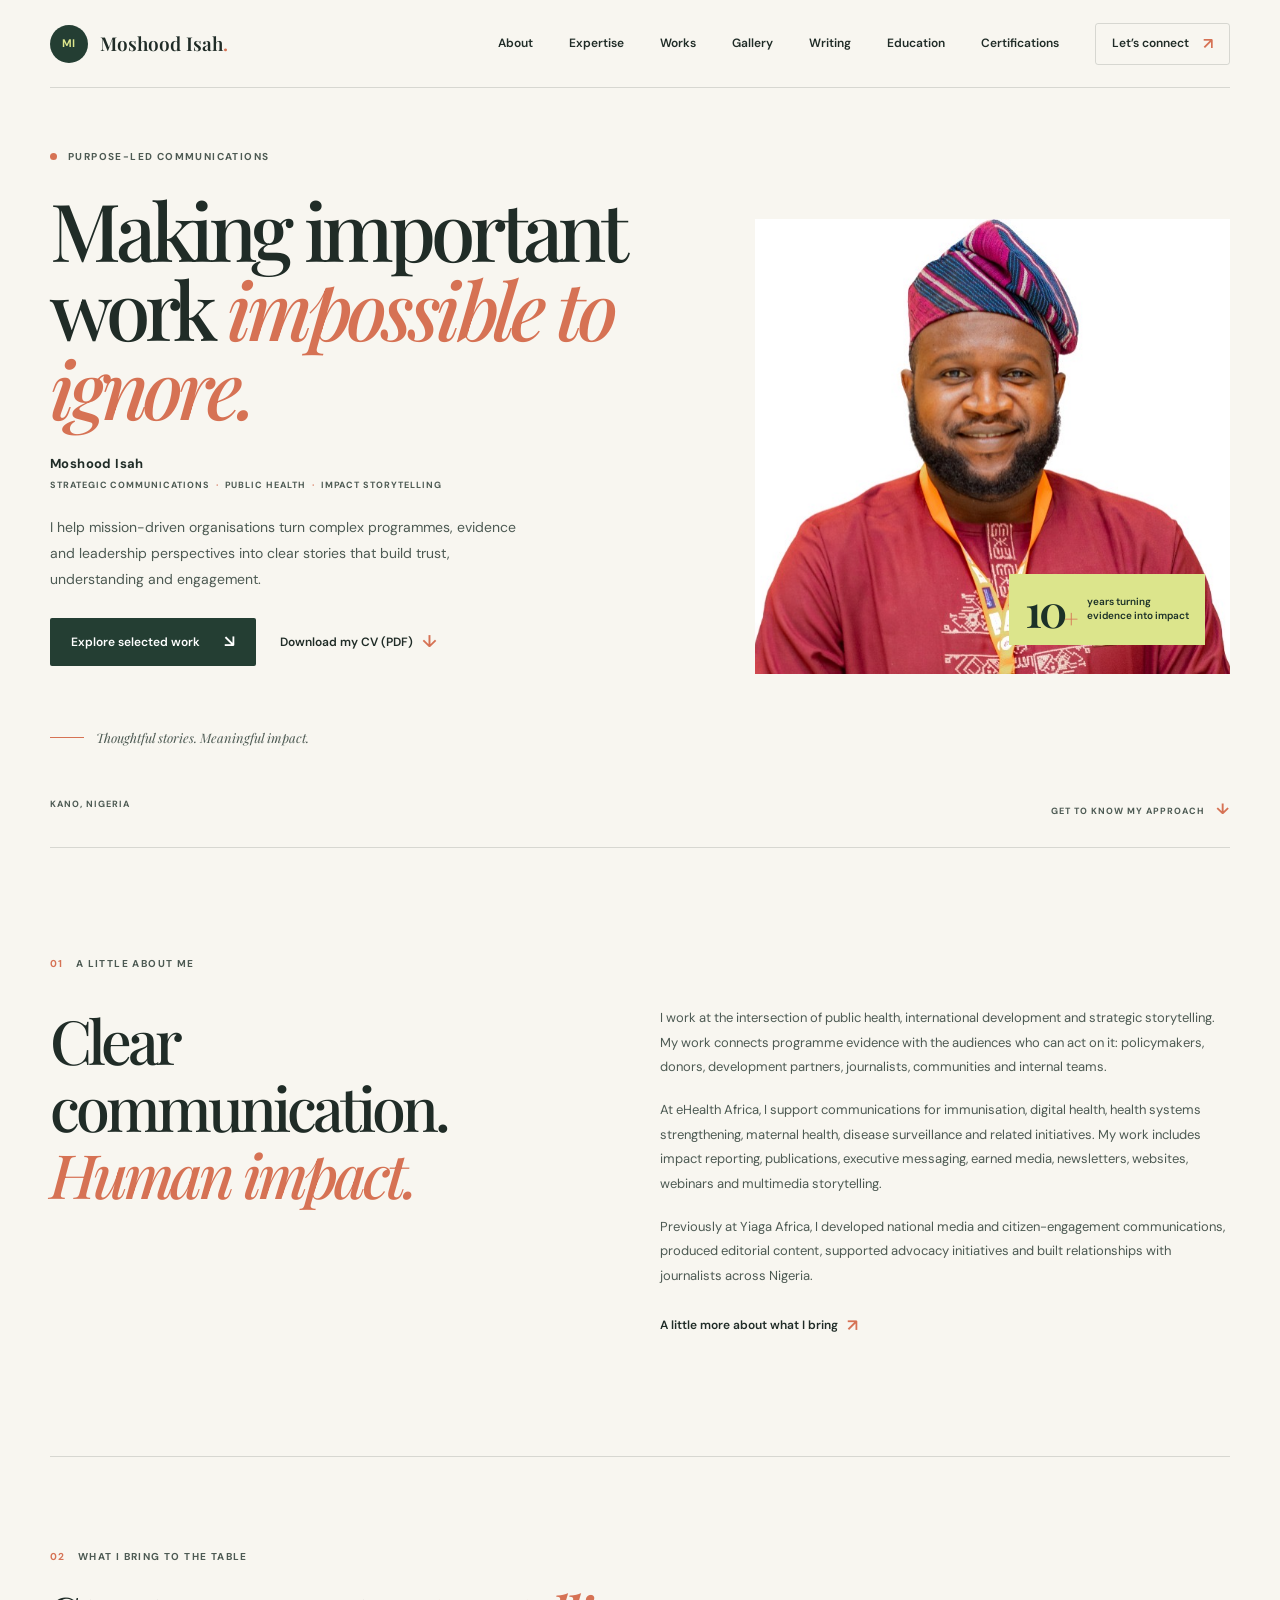
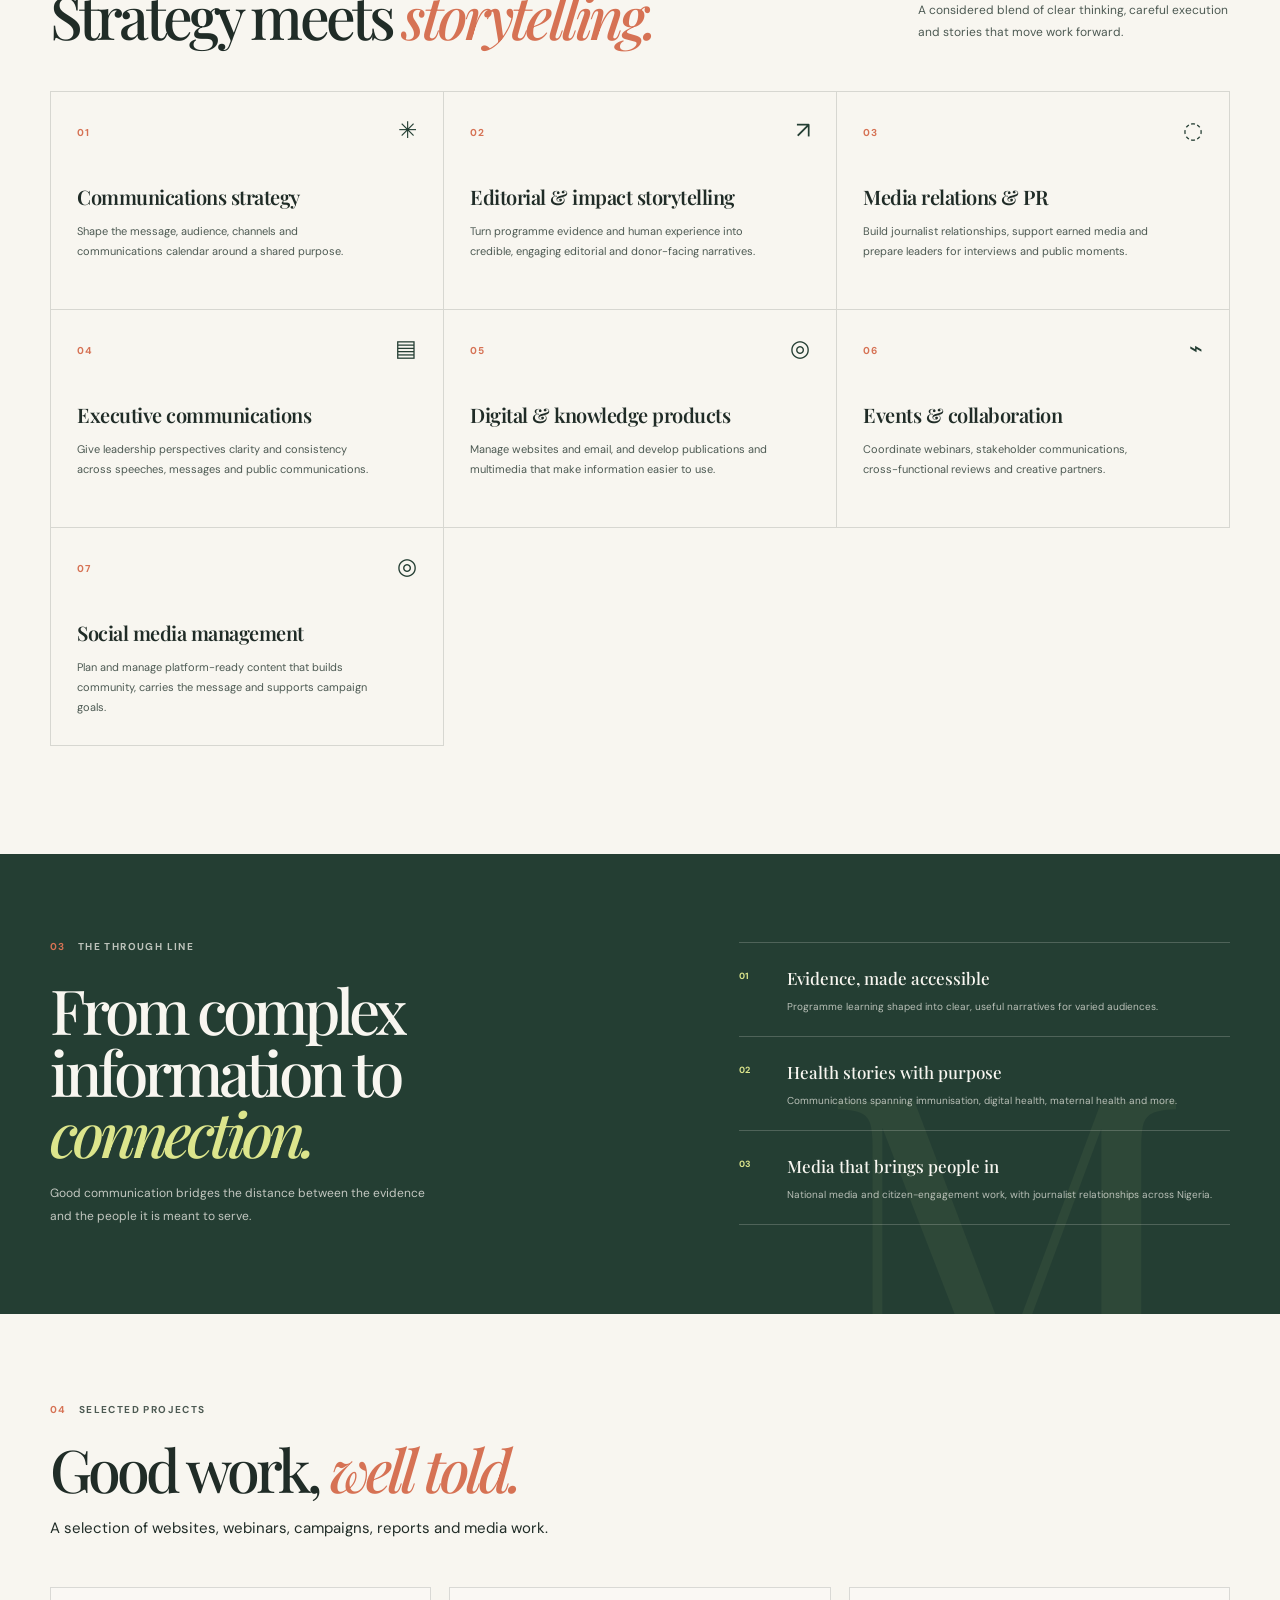
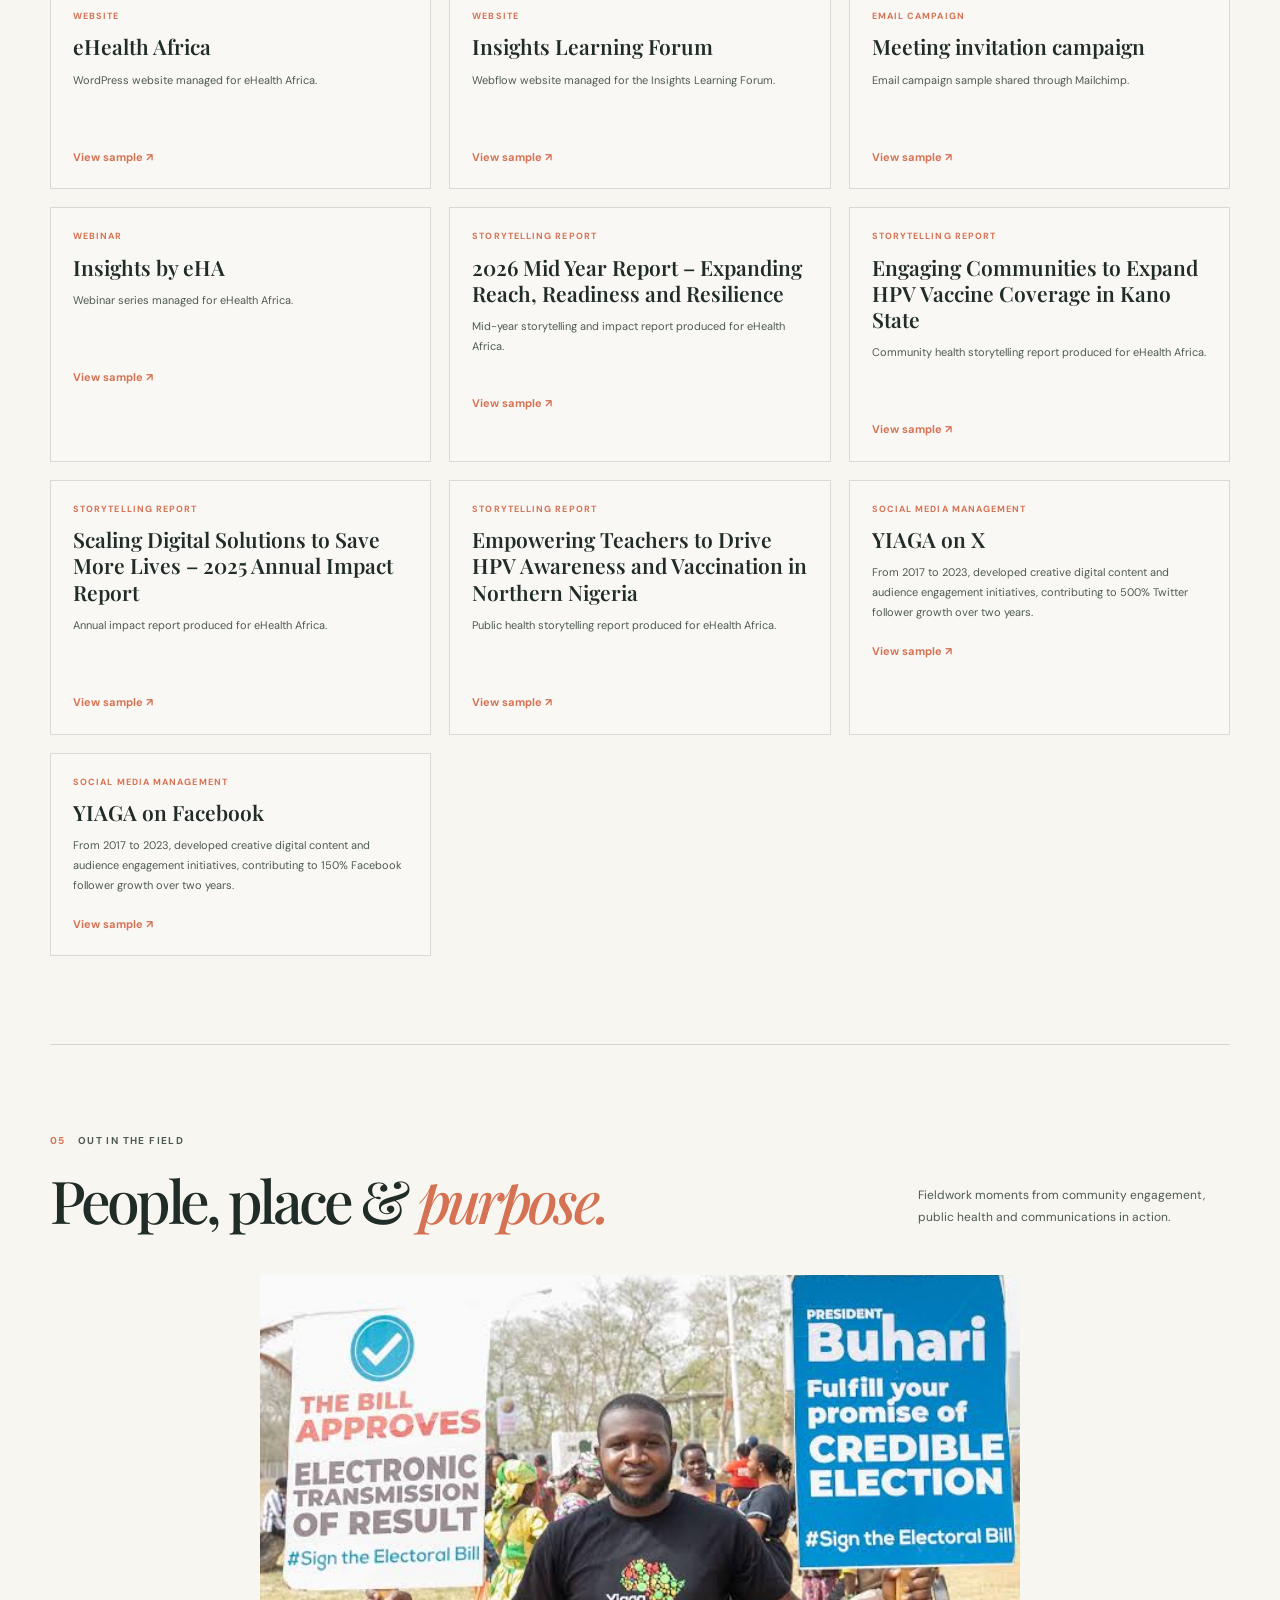
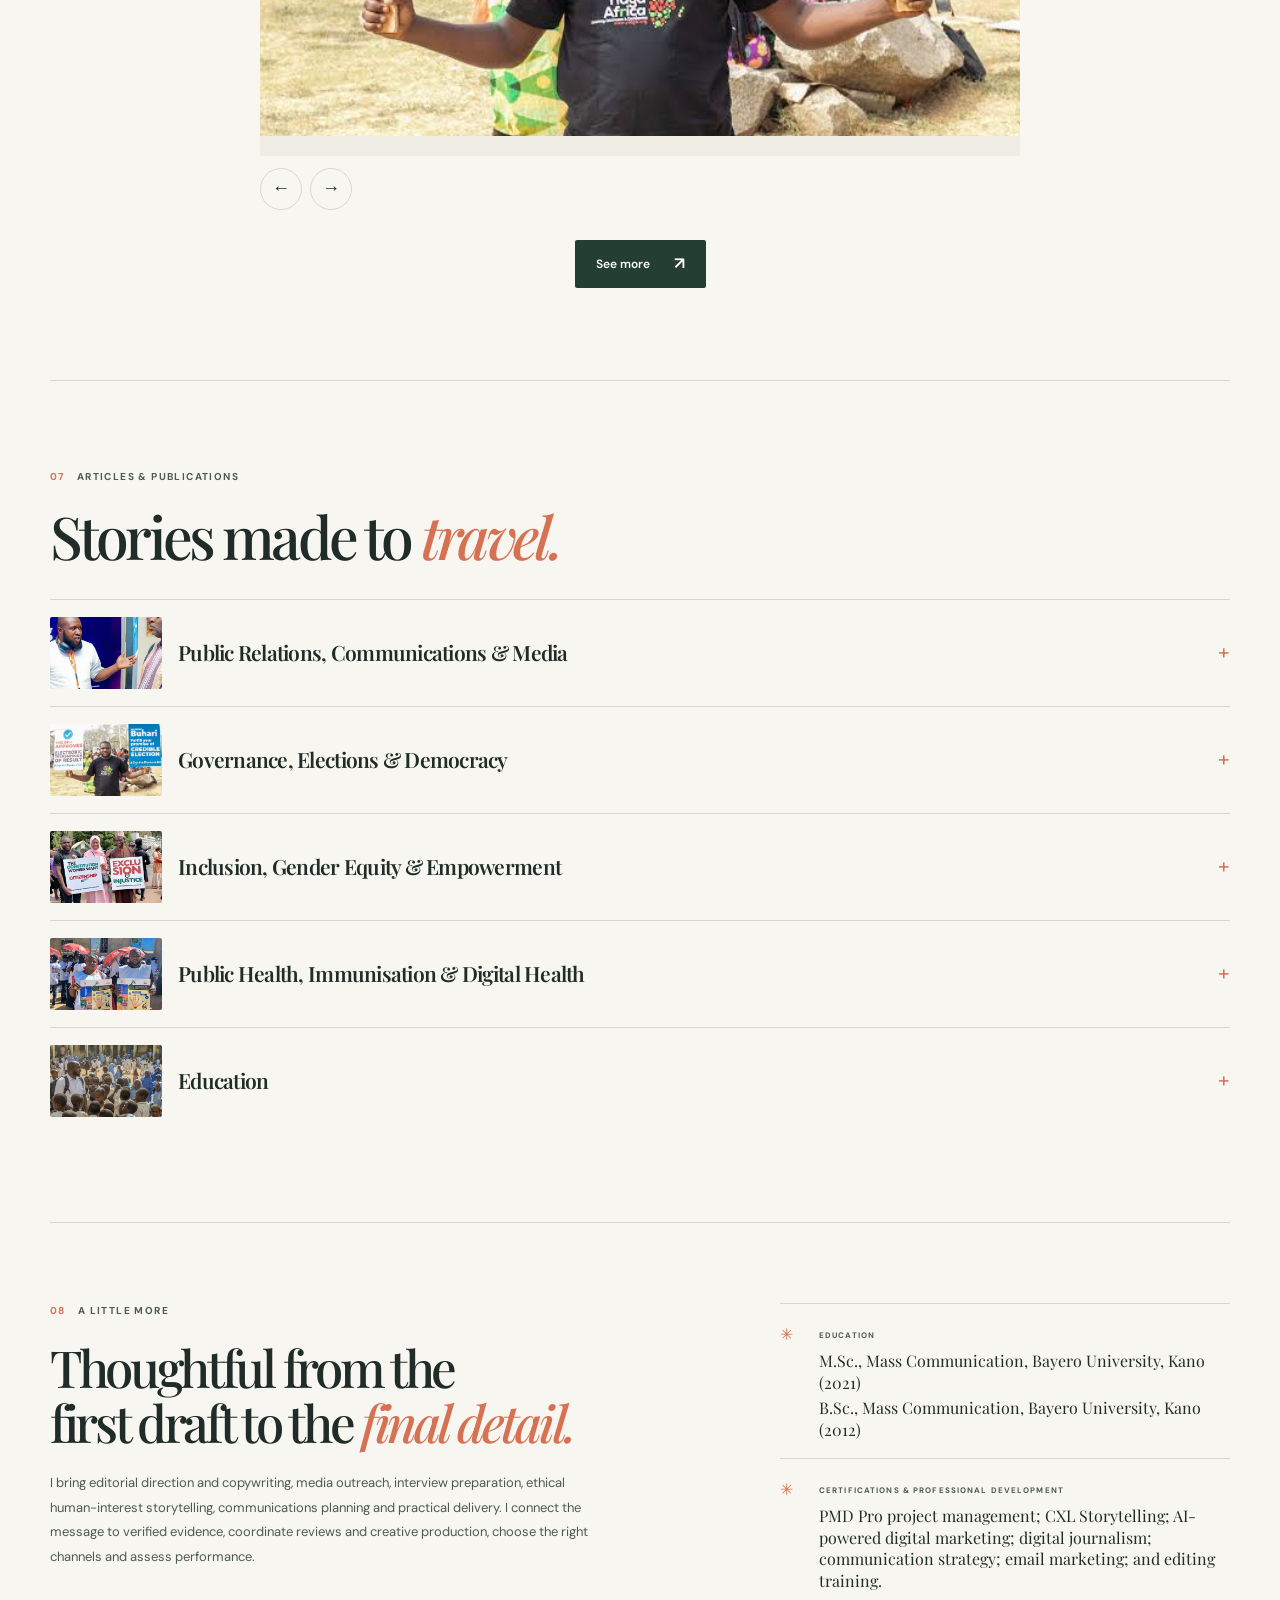
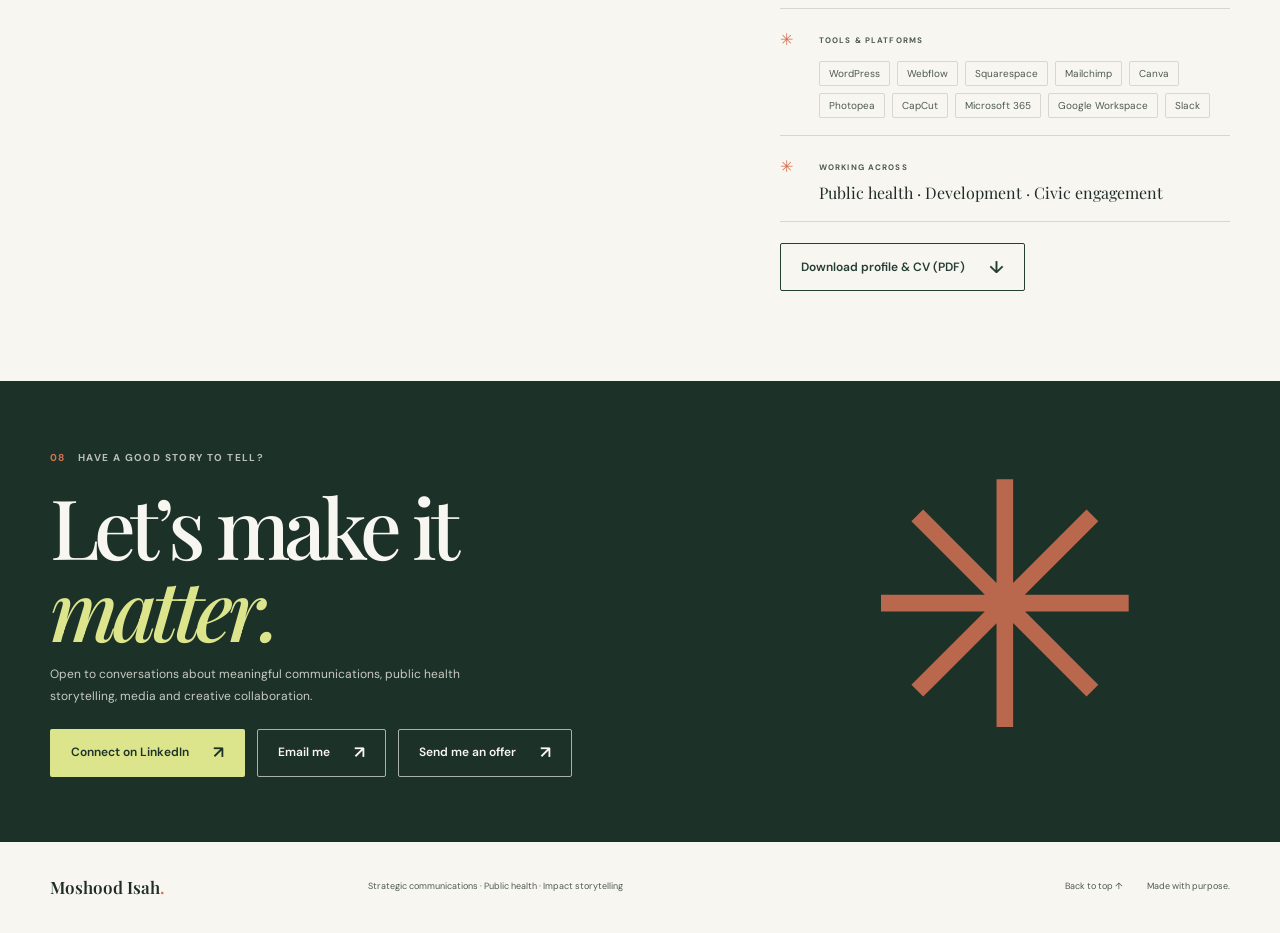
<file: index.html>
<!doctype html>
<html lang="en">
  <head>
    <meta charset="utf-8" />
    <meta name="viewport" content="width=device-width, initial-scale=1" />
    <meta name="theme-color" content="#f8f6f0" />
    <meta
      name="description"
      content="The portfolio of Moshood Isah — strategic communications, public health and impact storytelling."
    />
    <title>Moshood Isah — Strategic Communications &amp; Public Health</title>
    <link rel="preconnect" href="https://fonts.googleapis.com" />
    <link rel="preconnect" href="https://fonts.gstatic.com" crossorigin />
    <link
      href="https://fonts.googleapis.com/css2?family=DM+Sans:wght@400;500;600;700&family=Playfair+Display:wght@500;600;700&display=swap"
      rel="stylesheet"
    />
    <link rel="stylesheet" href="styles.css" />
    <script src="script.js" defer></script>
  </head>
  <body>
    <a class="skip-link" href="#main">Skip to content</a>

    <header class="site-header">
      <a class="brand" href="#home" aria-label="Moshood Isah, home">
        <span class="brand-mark">MI</span>
        <span class="brand-name"
          >Moshood Isah<span class="brand-period">.</span></span
        >
      </a>
      <button
        class="menu-toggle"
        type="button"
        aria-expanded="false"
        aria-controls="site-nav"
        aria-label="Open navigation"
      >
        <span></span>
        <span></span>
      </button>
      <nav class="site-nav" id="site-nav" aria-label="Main navigation">
        <a href="#about">About</a>
        <a href="#expertise">Expertise</a>
        <a href="#work">Works</a>
        <a href="gallery.html">Gallery</a>
        <a href="#articles">Writing</a>
        <a href="#education">Education</a>
        <a href="#certifications">Certifications</a>
        <a href="#contact" class="nav-cta"
          >Let’s connect <span aria-hidden="true">↗</span></a
        >
      </nav>
    </header>

    <main id="main">
      <section
        class="hero section-shell"
        id="home"
        aria-labelledby="hero-title"
      >
        <div class="hero-copy">
          <p class="eyebrow">
            <span class="eyebrow-dot"></span> Purpose-led communications
          </p>
          <h1 id="hero-title">
            Making important<br />work <em>impossible to</em><br /><em
              >ignore.</em
            >
          </h1>
          <p class="hero-name">Moshood Isah</p>
          <p class="hero-specialty">
            Strategic communications <span>·</span> Public health
            <span>·</span> Impact storytelling
          </p>
          <p class="hero-intro">
            I help mission-driven organisations turn complex programmes,
            evidence and leadership perspectives into clear stories that build
            trust, understanding and engagement.
          </p>
          <div class="hero-actions">
            <a class="button button-dark" href="#work"
              >Explore selected work <span aria-hidden="true">↘</span></a
            >
            <a
              class="text-link"
              href="_MOSHOOD%20ISAH%20RESUME.docx%20-%20Arolf.docx.pdf"
              download="Moshood-Isah-Resume.pdf"
              >Download my CV (PDF) <span aria-hidden="true">↓</span></a
            >
          </div>
          <div class="hero-note">
            <span class="note-line"></span> Thoughtful stories. Meaningful
            impact.
          </div>
        </div>

        <div class="hero-art">
          <img
            class="hero-portrait"
            src="bcbb3933-e31c-4312-a086-539777f8828a.jpeg"
            alt="Portrait of Moshood Isah"
          />
          <div class="experience-stamp">
            <span class="stamp-number">10<span>+</span></span>
            <span class="stamp-label"
              >years turning<br />evidence into impact</span
            >
          </div>
        </div>
        <div class="hero-bottomline">
          <span>Kano, Nigeria</span>
          <a href="#about"
            >Get to know my approach <span aria-hidden="true">↓</span></a
          >
        </div>
      </section>

      <section
        class="intro-section section-shell"
        id="about"
        aria-labelledby="about-title"
      >
        <div class="section-kicker"><span>01</span> A little about me</div>
        <div class="intro-content">
          <h2 id="about-title">
            Clear communication.<br /><em>Human impact.</em>
          </h2>
          <div class="intro-body">
            <p>
              I work at the intersection of public health, international
              development and strategic storytelling. My work connects programme
              evidence with the audiences who can act on it: policymakers,
              donors, development partners, journalists, communities and
              internal teams.
            </p>
            <p>
              At eHealth Africa, I support communications for immunisation,
              digital health, health systems strengthening, maternal health,
              disease surveillance and related initiatives. My work includes
              impact reporting, publications, executive messaging, earned media,
              newsletters, websites, webinars and multimedia storytelling.
            </p>
            <p>
              Previously at Yiaga Africa, I developed national media and
              citizen-engagement communications, produced editorial content,
              supported advocacy initiatives and built relationships with
              journalists across Nigeria.
            </p>

            <a class="text-link intro-link" href="#contact"
              >A little more about what I bring
              <span aria-hidden="true">↗</span></a
            >
          </div>
        </div>
      </section>

      <section
        class="expertise-section section-shell"
        id="expertise"
        aria-labelledby="expertise-title"
      >
        <div class="section-heading">
          <div>
            <div class="section-kicker">
              <span>02</span> What I bring to the table
            </div>
            <h2 id="expertise-title">Strategy meets <em>storytelling.</em></h2>
          </div>
          <p>
            A considered blend of clear thinking, careful execution and stories
            that move work forward.
          </p>
        </div>

        <div class="expertise-grid">
          <article class="expertise-card">
            <span class="card-number">01</span>
            <span class="card-icon" aria-hidden="true">✳</span>
            <h3>Communications strategy</h3>
            <p>
              Shape the message, audience, channels and communications calendar
              around a shared purpose.
            </p>
          </article>
          <article class="expertise-card">
            <span class="card-number">02</span>
            <span class="card-icon" aria-hidden="true">↗</span>
            <h3>Editorial &amp; impact storytelling</h3>
            <p>
              Turn programme evidence and human experience into credible,
              engaging editorial and donor-facing narratives.
            </p>
          </article>
          <article class="expertise-card">
            <span class="card-number">03</span>
            <span class="card-icon" aria-hidden="true">◌</span>
            <h3>Media relations &amp; PR</h3>
            <p>
              Build journalist relationships, support earned media and prepare
              leaders for interviews and public moments.
            </p>
          </article>
          <article class="expertise-card">
            <span class="card-number">04</span>
            <span class="card-icon" aria-hidden="true">▤</span>
            <h3>Executive communications</h3>
            <p>
              Give leadership perspectives clarity and consistency across
              speeches, messages and public communications.
            </p>
          </article>
          <article class="expertise-card">
            <span class="card-number">05</span>
            <span class="card-icon" aria-hidden="true">◎</span>
            <h3>Digital &amp; knowledge products</h3>
            <p>
              Manage websites and email, and develop publications and multimedia
              that make information easier to use.
            </p>
          </article>
          <article class="expertise-card">
            <span class="card-number">06</span>
            <span class="card-icon" aria-hidden="true">⌁</span>
            <h3>Events &amp; collaboration</h3>
            <p>
              Coordinate webinars, stakeholder communications, cross-functional
              reviews and creative partners.
            </p>
          </article>
          <article class="expertise-card">
            <span class="card-number">07</span>
            <span class="card-icon" aria-hidden="true">◎</span>
            <h3>Social media management</h3>
            <p>
              Plan and manage platform-ready content that builds community,
              carries the message and supports campaign goals.
            </p>
          </article>
        </div>
      </section>

      <section class="impact-section" aria-labelledby="impact-title">
        <div class="impact-inner section-shell">
          <div class="impact-heading">
            <div class="section-kicker section-kicker-light">
              <span>03</span> The through line
            </div>
            <h2 id="impact-title">
              From complex<br />information to <em>connection.</em>
            </h2>
            <p>
              Good communication bridges the distance between the evidence and
              the people it is meant to serve.
            </p>
          </div>
          <div class="impact-list">
            <div class="impact-item">
              <span>01</span>
              <div>
                <h3>Evidence, made accessible</h3>
                <p>
                  Programme learning shaped into clear, useful narratives for
                  varied audiences.
                </p>
              </div>
            </div>
            <div class="impact-item">
              <span>02</span>
              <div>
                <h3>Health stories with purpose</h3>
                <p>
                  Communications spanning immunisation, digital health, maternal
                  health and more.
                </p>
              </div>
            </div>
            <div class="impact-item">
              <span>03</span>
              <div>
                <h3>Media that brings people in</h3>
                <p>
                  National media and citizen-engagement work, with journalist
                  relationships across Nigeria.
                </p>
              </div>
            </div>
          </div>
          <span class="impact-decoration" aria-hidden="true">M</span>
        </div>
      </section>

      <section
        class="work-section section-shell"
        id="work"
        aria-labelledby="work-title"
      >
        <div class="section-heading work-heading">
          <div>
            <div class="section-kicker">
              <span>04</span> Selected projects
            </div>
            <h2 id="work-title">Good work, <em>well told.</em></h2>
            <p>
              A selection of websites, webinars, campaigns, reports and media
              work.
            </p>
          </div>
        </div>
        <div class="project-grid" id="project-grid" aria-live="polite">
          <p class="content-empty">
            Project samples will appear here as they are added.
          </p>
        </div>
      </section>

      <section
        class="gallery-section section-shell"
        id="gallery"
        aria-labelledby="gallery-title"
      >
        <div class="section-heading">
          <div>
            <div class="section-kicker"><span>05</span> Out in the field</div>
            <h2 id="gallery-title">People, place &amp; <em>purpose.</em></h2>
          </div>
          <p>
            Fieldwork moments from community engagement, public health and
            communications in action.
          </p>
        </div>
        <div class="gallery-slideshow" aria-label="Field work photo slideshow">
          <figure class="gallery-slide">
            <img id="gallery-slide-image" src="mosh%201.jpeg" alt="" />
            <figcaption id="gallery-slide-caption" aria-live="polite"></figcaption>
          </figure>
          <div class="gallery-controls">
            <div class="gallery-slide-buttons">
              <button type="button" data-gallery-prev aria-label="Previous photo">
                <span aria-hidden="true">←</span>
              </button>
              <button type="button" data-gallery-next aria-label="Next photo">
                <span aria-hidden="true">→</span>
              </button>
            </div>
          </div>
        </div>
        <div class="gallery-more">
          <a class="button button-dark" href="gallery.html">
            See more <span aria-hidden="true">↗</span>
          </a>
        </div>
      </section>

      <section
        class="work-section article-archive section-shell"
        id="articles"
        aria-labelledby="articles-title"
      >
        <div class="section-heading work-heading">
          <div>
            <div class="section-kicker">
              <span>07</span> Articles &amp; publications
            </div>
            <h2 id="articles-title">Stories made to <em>travel.</em></h2>
          </div>
        </div>
        <details class="article-collection">
          <summary>
            <img
              class="article-category-image"
              src="mosh%2010.jpeg"
              alt="Moshood Isah speaking with a colleague at a communications event"
            />
            <h3>Public Relations, Communications &amp; Media</h3>
          </summary>
          <ul class="article-list">
            <li>
              <a
                href="https://spokespersonsdigest.com/2016/04/nigerian-institute-of-public-relations-advancing-the-cause-of-professional-democracy/"
                target="_blank"
                rel="noopener noreferrer"
              >
                Nigerian Institute of Public Relations: Advancing the Cause of
                Professional Democracy
                <span aria-hidden="true">↗</span>
              </a>
            </li>
            <li>
              <a
                href="https://spokespersonsdigest.com/2015/03/9-tips-for-a-successful-csr/"
                target="_blank"
                rel="noopener noreferrer"
              >
                9 Tips for a Successful CSR
                <span aria-hidden="true">↗</span>
              </a>
            </li>
            <li>
              <a
                href="https://spokespersonsdigest.com/2015/12/bhm-launches-nigerias-first-ever-annual-pr-industry-report/"
                target="_blank"
                rel="noopener noreferrer"
              >
                BHM Launches Nigeria’s First-Ever Annual PR Industry Report
                <span aria-hidden="true">↗</span>
              </a>
            </li>
            <li>
              <a
                href="https://spokespersonsdigest.com/2016/05/nkechi-ali-balogun-tribute-to-a-pr-matriarch-at-60/"
                target="_blank"
                rel="noopener noreferrer"
              >
                Nkechi Ali-Balogun: Tribute to a PR Matriarch at 60
                <span aria-hidden="true">↗</span>
              </a>
            </li>
          </ul>
        </details>
        <details class="article-collection">
          <summary>
            <img
              class="article-category-image"
              src="mosh%201.jpeg"
              alt="Moshood Isah at an election outreach event"
            />
            <h3>Governance, Elections &amp; Democracy</h3>
          </summary>
          <ul class="article-list">
            <li>
              <a
                href="https://prnigeria.com/2019/10/24/kogi-bayelsa-early-warning-signals/"
                target="_blank"
                rel="noopener noreferrer"
              >
                Kogi/Bayelsa: Early Warning Signals on Voter Inducement &amp;
                Electoral Violence
                <span aria-hidden="true">↗</span>
              </a>
            </li>
            <li>
              <a
                href="https://prnigeria.com/byline/moshood-isah/"
                target="_blank"
                rel="noopener noreferrer"
              >
                2019 Elections: Still on Media-Citizen Observers Collaboration
                <span aria-hidden="true">↗</span>
              </a>
            </li>
            <li>
              <a
                href="https://prnigeria.com/byline/moshood-isah/"
                target="_blank"
                rel="noopener noreferrer"
              >
                Worrisome Decrease in Voter Turnout
                <span aria-hidden="true">↗</span>
              </a>
            </li>
            <li>
              <a
                href="https://prnigeria.com/2017/04/26/prison-service-prawa/"
                target="_blank"
                rel="noopener noreferrer"
              >
                Assessing Infrastructural Deficit in Nigerian Prisons
                <span aria-hidden="true">↗</span>
              </a>
            </li>
            <li>
              <a
                href="https://prnigeria.com/2017/03/07/nps-prawa-collaborate-prison/"
                target="_blank"
                rel="noopener noreferrer"
              >
                NPS, PRAWA Collaborate on Prison Reforms
                <span aria-hidden="true">↗</span>
              </a>
            </li>
            <li>
              <a
                href="https://prnigeria.com/2017/05/16/logistics-nigerian-prisons-vehicles/"
                target="_blank"
                rel="noopener noreferrer"
              >
                Logistics: Nigerian Prisons Need More Vehicles
                <span aria-hidden="true">↗</span>
              </a>
            </li>
            <li>
              <a
                href="https://prnigeria.com/2019/03/14/inconclusive-elections-political-misconducts/"
                target="_blank"
                rel="noopener noreferrer"
              >
                Inconclusive Elections and Political Misconducts
                <span aria-hidden="true">↗</span>
              </a>
            </li>
            <li>
              <a
                href="https://prnigeria.com/2015/10/19/dissecting-ministerial-nominees-into-portfolios/"
                target="_blank"
                rel="noopener noreferrer"
              >
                Dissecting Ministerial Nominees into Portfolios — co-authored
                with Ogochukwu Lynda Paul
                <span aria-hidden="true">↗</span>
              </a>
            </li>
            <li>
              <a
                href="https://prnigeria.com/2018/11/16/yiaga-observers-katsina-bauchi-kwara/"
                target="_blank"
                rel="noopener noreferrer"
              >
                YIAGA Observers Deployed to Katsina, Bauchi, Kwara Bye-Elections
                <span aria-hidden="true">↗</span>
              </a>
            </li>
            <li>
              <a
                href="https://prnigeria.com/2019/02/25/election-voter-lower-yiaga/"
                target="_blank"
                rel="noopener noreferrer"
              >
                2019 Election: Voter Turnout Lower Than 2015 – YIAGA
                <span aria-hidden="true">↗</span>
              </a>
            </li>
            <li>
              <a
                href="https://www.thecable.ng/inec-invalid-voter-registrations-and-2023-elections/"
                target="_blank"
                rel="noopener noreferrer"
              >
                INEC, Invalid Voter Registrations and 2023 Elections
                <span aria-hidden="true">↗</span>
              </a>
            </li>
            <li>
              <a
                href="https://www.thecable.ng/the-implication-of-server-controversy-on-bayelsa-kogi-elections/"
                target="_blank"
                rel="noopener noreferrer"
              >
                The Implication of Server Controversy on Bayelsa, Kogi Elections
                — Moshood Isah
                <span aria-hidden="true">↗</span>
              </a>
            </li>
            <li>
              <a
                href="https://www.legit.ng/1337627-opinion-voting-covid-19-edo-ondo-polls-litmus-test-by-moshood-isah.html"
                target="_blank"
                rel="noopener noreferrer"
              >
                Voting Amidst COVID-19: Edo, Ondo Polls as Litmus Test — Moshood
                Isah
                <span aria-hidden="true">↗</span>
              </a>
            </li>
          </ul>
        </details>
        <details class="article-collection">
          <summary>
            <img
              class="article-category-image"
              src="Mosh%2041.jpg"
              alt="Women holding signs at an inclusion and civic rights demonstration"
            />
            <h3>Inclusion, Gender Equity &amp; Empowerment</h3>
          </summary>
          <ul class="article-list">
            <li>
              <a
                href="https://guardian.ng/opinion/letters/iwd-more-promises-no-action-on-35-affirmative-action/"
                target="_blank"
                rel="noopener noreferrer"
              >
                IWD: More Promises, No Action on 35% Affirmative Action
                <span aria-hidden="true">↗</span>
              </a>
            </li>
            <li>
              <a
                href="https://ehealthafrica.org/author/6ade1a11c7d8006e/"
                target="_blank"
                rel="noopener noreferrer"
              >
                Investing in Women, Strengthening Health Systems: How eHealth
                Africa Builds a Culture Where Female Leaders Thrive
                <span aria-hidden="true">↗</span>
              </a>
            </li>
            <li>
              <a
                href="https://ehealthafrica.org/author/6ade1a11c7d8006e/"
                target="_blank"
                rel="noopener noreferrer"
              >
                How eHealth Africa’s All-Female Internship Cohort Is Shaping
                Women Leaders
                <span aria-hidden="true">↗</span>
              </a>
            </li>
            <li>
              <a
                href="https://ehealthafrica.org/author/6ade1a11c7d8006e/"
                target="_blank"
                rel="noopener noreferrer"
              >
                Beyond Access: Making Digital Health Work for Women and Girls
                <span aria-hidden="true">↗</span>
              </a>
            </li>
            <li>
              <a
                href="https://ehealthafrica.org/author/6ade1a11c7d8006e/page/2/"
                target="_blank"
                rel="noopener noreferrer"
              >
                Give to Gain: Turning Gender Equity into Stronger, More
                Resilient Health Systems
                <span aria-hidden="true">↗</span>
              </a>
            </li>
            <li>
              <a
                href="https://prnigeria.com/2018/01/18/2019-inec-time-table-nottooyoung-to-run-bill/"
                target="_blank"
                rel="noopener noreferrer"
              >
                2019 INEC Time Table and the Fate of NotTooYoungToRun Bill —
                Moshood Isah
                <span aria-hidden="true">↗</span>
              </a>
            </li>
            <li>
              <a
                href="https://prnigeria.com/byline/moshood-isah/"
                target="_blank"
                rel="noopener noreferrer"
              >
                2019 Elections: Still on Media-Citizen Observers Collaboration
                <span aria-hidden="true">↗</span>
              </a>
            </li>
            <li>
              <a
                href="https://prnigeria.com/byline/moshood-isah/"
                target="_blank"
                rel="noopener noreferrer"
              >
                2019 Elections: YIAGA Supports 1,168 Young Candidates
                <span aria-hidden="true">↗</span>
              </a>
            </li>
            <li>
              <a
                href="https://prnigeria.com/byline/moshood-isah/"
                target="_blank"
                rel="noopener noreferrer"
              >
                YIAGA Urges African Youths to Fight Corruption
                <span aria-hidden="true">↗</span>
              </a>
            </li>
            <li>
              <a
                href="https://blueprint.ng/anambra-poll-time-is-running-out-for-passage-of-electoral-act-moshood-isah/"
                target="_blank"
                rel="noopener noreferrer"
              >
                Anambra Poll: Time Is Running Out for Passage of Electoral Act —
                Moshood Isah
                <span aria-hidden="true">↗</span>
              </a>
            </li>
          </ul>
        </details>
        <details class="article-collection">
          <summary>
            <img
              class="article-category-image"
              src="mosh%2022.jpg"
              alt="Community members with public health campaign materials"
            />
            <h3>Public Health, Immunisation &amp; Digital Health</h3>
          </summary>
          <ul class="article-list">
            <li>
              <a
                href="https://www.thecable.ng/the-urgency-of-addressing-non-communicable-diseases-in-underserved-communities/"
                target="_blank"
                rel="noopener noreferrer"
              >
                The Urgency of Addressing Non-Communicable Diseases in
                Underserved Communities
                <span aria-hidden="true">↗</span>
              </a>
            </li>
            <li>
              <a
                href="https://ehealthafrica.org/community-health-workers-patients-get-boost-in-battle-against-non-communicable-diseases/"
                target="_blank"
                rel="noopener noreferrer"
              >
                Community Health Workers, Patients Get Boost in Battle Against
                Non-Communicable Diseases
                <span aria-hidden="true">↗</span>
              </a>
            </li>
            <li>
              <a
                href="https://ehealthafrica.org/public-health-stakeholders-endorse-ehealth-africa-planfeld-platform-digitizing-micro-planning/"
                target="_blank"
                rel="noopener noreferrer"
              >
                Public Health Stakeholders Endorse eHealth Africa’s Planfeld
                Platform for Digitizing Micro-Planning
                <span aria-hidden="true">↗</span>
              </a>
            </li>
            <li>
              <a
                href="https://ehealthafrica.org/peoc-upgrade-nigerian-president-commends-ehealth-africa-partners-strengthening-immunization-outbreak-response/"
                target="_blank"
                rel="noopener noreferrer"
              >
                PEOC Upgrade: Nigerian President Commends eHealth Africa,
                Partners for Strengthening Immunization, Outbreak Response
                <span aria-hidden="true">↗</span>
              </a>
            </li>
            <li>
              <a
                href="https://ehealthafrica.org/author/6ade1a11c7d8006e/page/2/"
                target="_blank"
                rel="noopener noreferrer"
              >
                How Digital Maps Are Helping Lagos Reach Every Child with
                Vaccines
                <span aria-hidden="true">↗</span>
              </a>
            </li>
            <li>
              <a
                href="https://ehealthafrica.org/author/6ade1a11c7d8006e/page/2/"
                target="_blank"
                rel="noopener noreferrer"
              >
                Frontline Workers Confront Polio Threats With Quiet Sacrifice
                and Digital Tools
                <span aria-hidden="true">↗</span>
              </a>
            </li>
            <li>
              <a
                href="https://ehealthafrica.org/author/6ade1a11c7d8006e/page/2/"
                target="_blank"
                rel="noopener noreferrer"
              >
                How eHealth Africa Is Expanding Immunization Reach with Potent
                Vaccine Delivery
                <span aria-hidden="true">↗</span>
              </a>
            </li>
            <li>
              <a
                href="https://ehealthafrica.org/author/6ade1a11c7d8006e/page/2/"
                target="_blank"
                rel="noopener noreferrer"
              >
                HPV Vaccine Demand Surges in Communities as Stakeholder Trust
                Strengthens
                <span aria-hidden="true">↗</span>
              </a>
            </li>
            <li>
              <a
                href="https://ehealthafrica.org/author/6ade1a11c7d8006e/page/4/"
                target="_blank"
                rel="noopener noreferrer"
              >
                How Emergency Operations Centres Are Boosting Public Health
                Response
                <span aria-hidden="true">↗</span>
              </a>
            </li>
            <li>
              <a
                href="https://ehealthafrica.org/author/6ade1a11c7d8006e/page/7/"
                target="_blank"
                rel="noopener noreferrer"
              >
                eHealth Africa Pilots Digital Innovation to Boost Planning of
                Public Health Campaigns
                <span aria-hidden="true">↗</span>
              </a>
            </li>
            <li>
              <a
                href="https://ehealthafrica.org/after-losing-child-diphtheria-kano-woman-champions-hpv-vaccination/"
                target="_blank"
                rel="noopener noreferrer"
              >
                After Losing a Child to Diphtheria, Kano Woman Champions HPV
                Vaccination
                <span aria-hidden="true">↗</span>
              </a>
            </li>
            <li>
              <a
                href="https://ehealthafrica.org/author/6ade1a11c7d8006e/"
                target="_blank"
                rel="noopener noreferrer"
              >
                From Displaced Intern to Operations Associate: Gashau’s
                Inspiring Career Journey at eHealth Africa — co-authored with
                Joyce Shinyi
                <span aria-hidden="true">↗</span>
              </a>
            </li>
            <li>
              <a
                href="https://ehealthafrica.org/author/d5fbaf1e77d6f95172fb0f4f799897e9/page/2/"
                target="_blank"
                rel="noopener noreferrer"
              >
                How Digital Maps Are Helping Lagos Reach Every Child with
                Vaccines
                <span aria-hidden="true">↗</span>
              </a>
            </li>
            <li>
              <a
                href="https://ehealthafrica.org/author/6ade1a11c7d8006e/page/5/"
                target="_blank"
                rel="noopener noreferrer"
              >
                How Free Medication from eHealth Africa Transformed Hafsat’s
                Life
                <span aria-hidden="true">↗</span>
              </a>
            </li>
            <li>
              <a
                href="https://ehealthafrica.org/author/6ade1a11c7d8006e/page/4/"
                target="_blank"
                rel="noopener noreferrer"
              >
                How Emergency Operations Centres Are Boosting Public Health
                Response
                <span aria-hidden="true">↗</span>
              </a>
            </li>
          </ul>
        </details>
        <details class="article-collection">
          <summary>
            <img
              class="article-category-image"
              src="mosh%2014.jpeg"
              alt="Students and educators gathered at a school"
            />
            <h3>Education</h3>
          </summary>
          <ul class="article-list">
            <li>
              <a
                href="https://prnigeria.com/2016/03/08/school-attendance-improved-gender-gap-eliminated-npc/"
                target="_blank"
                rel="noopener noreferrer"
              >
                School Attendance Improved, Gender Gap Eliminated – NPC
                <span aria-hidden="true">↗</span>
              </a>
            </li>
            <li>
              <a
                href="https://dailypost.ng/2013/11/29/moshood-isah-asuu-fgs-ultimatum/"
                target="_blank"
                rel="noopener noreferrer"
              >
                Moshood Isah: ASUU and FG’s ultimatum
                <span aria-hidden="true">↗</span>
              </a>
            </li>
            <li>
              <a
                href="https://www.premiumtimesng.com/opinion/459127-world-press-freedom-day-supporting-journalism-for-public-good-by-moshood-isah.html?tztc=1"
                target="_blank"
                rel="noopener noreferrer"
              >
                World Press Freedom Day: Supporting Journalism for Public Good,
                By Moshood Isah
                <span aria-hidden="true">↗</span>
              </a>
            </li>
          </ul>
        </details>
      </section>

      <section
        class="profile-section section-shell"
        aria-label="Additional profile information"
      >
        <div class="profile-block">
          <div class="section-kicker"><span>08</span> A little more</div>
          <h2>
            Thoughtful from the<br />first draft to the <em>final detail.</em>
          </h2>
          <p>
            I bring editorial direction and copywriting, media outreach,
            interview preparation, ethical human-interest storytelling,
            communications planning and practical delivery. I connect the
            message to verified evidence, coordinate reviews and creative
            production, choose the right channels and assess performance.
          </p>
        </div>
        <div class="credentials-block">
          <div class="credential-item" id="education">
            <span class="credential-symbol" aria-hidden="true">✳</span>
            <div>
              <span class="credential-label">Education</span>
              <p>M.Sc., Mass Communication, Bayero University, Kano (2021)</p>
              <p>B.Sc., Mass Communication, Bayero University, Kano (2012)</p>
            </div>
          </div>
          <div class="credential-item" id="certifications">
            <span class="credential-symbol" aria-hidden="true">✳</span>
            <div>
              <span class="credential-label"
                >Certifications &amp; professional development</span
              >
              <p>
                PMD Pro project management; CXL Storytelling; AI-powered
                digital marketing; digital journalism; communication strategy;
                email marketing; and editing training.
              </p>
            </div>
          </div>
          <div class="credential-item" id="tools">
            <span class="credential-symbol" aria-hidden="true">✳</span>
            <div>
              <span class="credential-label">Tools &amp; platforms</span>
              <ul class="credential-tools">
                <li>WordPress</li>
                <li>Webflow</li>
                <li>Squarespace</li>
                <li>Mailchimp</li>
                <li>Canva</li>
                <li>Photopea</li>
                <li>CapCut</li>
                <li>Microsoft 365</li>
                <li>Google Workspace</li>
                <li>Slack</li>
              </ul>
            </div>
          </div>
          <div class="credential-item">
            <span class="credential-symbol" aria-hidden="true">✳</span>
            <div>
              <span class="credential-label">Working across</span>
              <p>Public health · Development · Civic engagement</p>
            </div>
          </div>
          <a
            class="button button-outline"
            href="_MOSHOOD%20ISAH%20RESUME.docx%20-%20Arolf.docx.pdf"
            download="Moshood-Isah-Resume.pdf"
            >Download profile &amp; CV (PDF) <span aria-hidden="true">↓</span></a
          >
        </div>
      </section>

      <section
        class="contact-section"
        id="contact"
        aria-labelledby="contact-title"
      >
        <div class="contact-inner section-shell">
          <div class="section-kicker section-kicker-light">
            <span>08</span> Have a good story to tell?
          </div>
          <h2 id="contact-title">Let’s make it<br /><em>matter.</em></h2>
          <p>
            Open to conversations about meaningful communications, public health
            storytelling, media and creative collaboration.
          </p>
          <div class="contact-actions">
            <a
              class="button button-light"
              href="https://www.linkedin.com/in/moshood-isah-m-sc-project-dpro%C2%AE-aaaa2087/"
              target="_blank"
              rel="noopener noreferrer"
              >Connect on LinkedIn <span aria-hidden="true">↗</span></a
            >
            <a class="button button-outline-light" href="mailto:Moshoodpm@gmail.com"
              >Email me <span aria-hidden="true">↗</span></a
            >
            <a
              class="button button-outline-light"
              href="mailto:Moshoodpm@gmail.com?subject=Offer%20or%20collaboration%20opportunity"
              >Send me an offer <span aria-hidden="true">↗</span></a
            >
          </div>
          <span class="contact-flower" aria-hidden="true">✳</span>
        </div>
      </section>
    </main>

    <footer class="site-footer section-shell">
      <a class="footer-brand" href="#home">Moshood Isah<span>.</span></a>
      <p>Strategic communications · Public health · Impact storytelling</p>
      <a href="#home" class="back-to-top">Back to top ↑</a>
      <span class="footer-credit">Made with purpose.</span>
    </footer>
  </body>
</html>
</file>
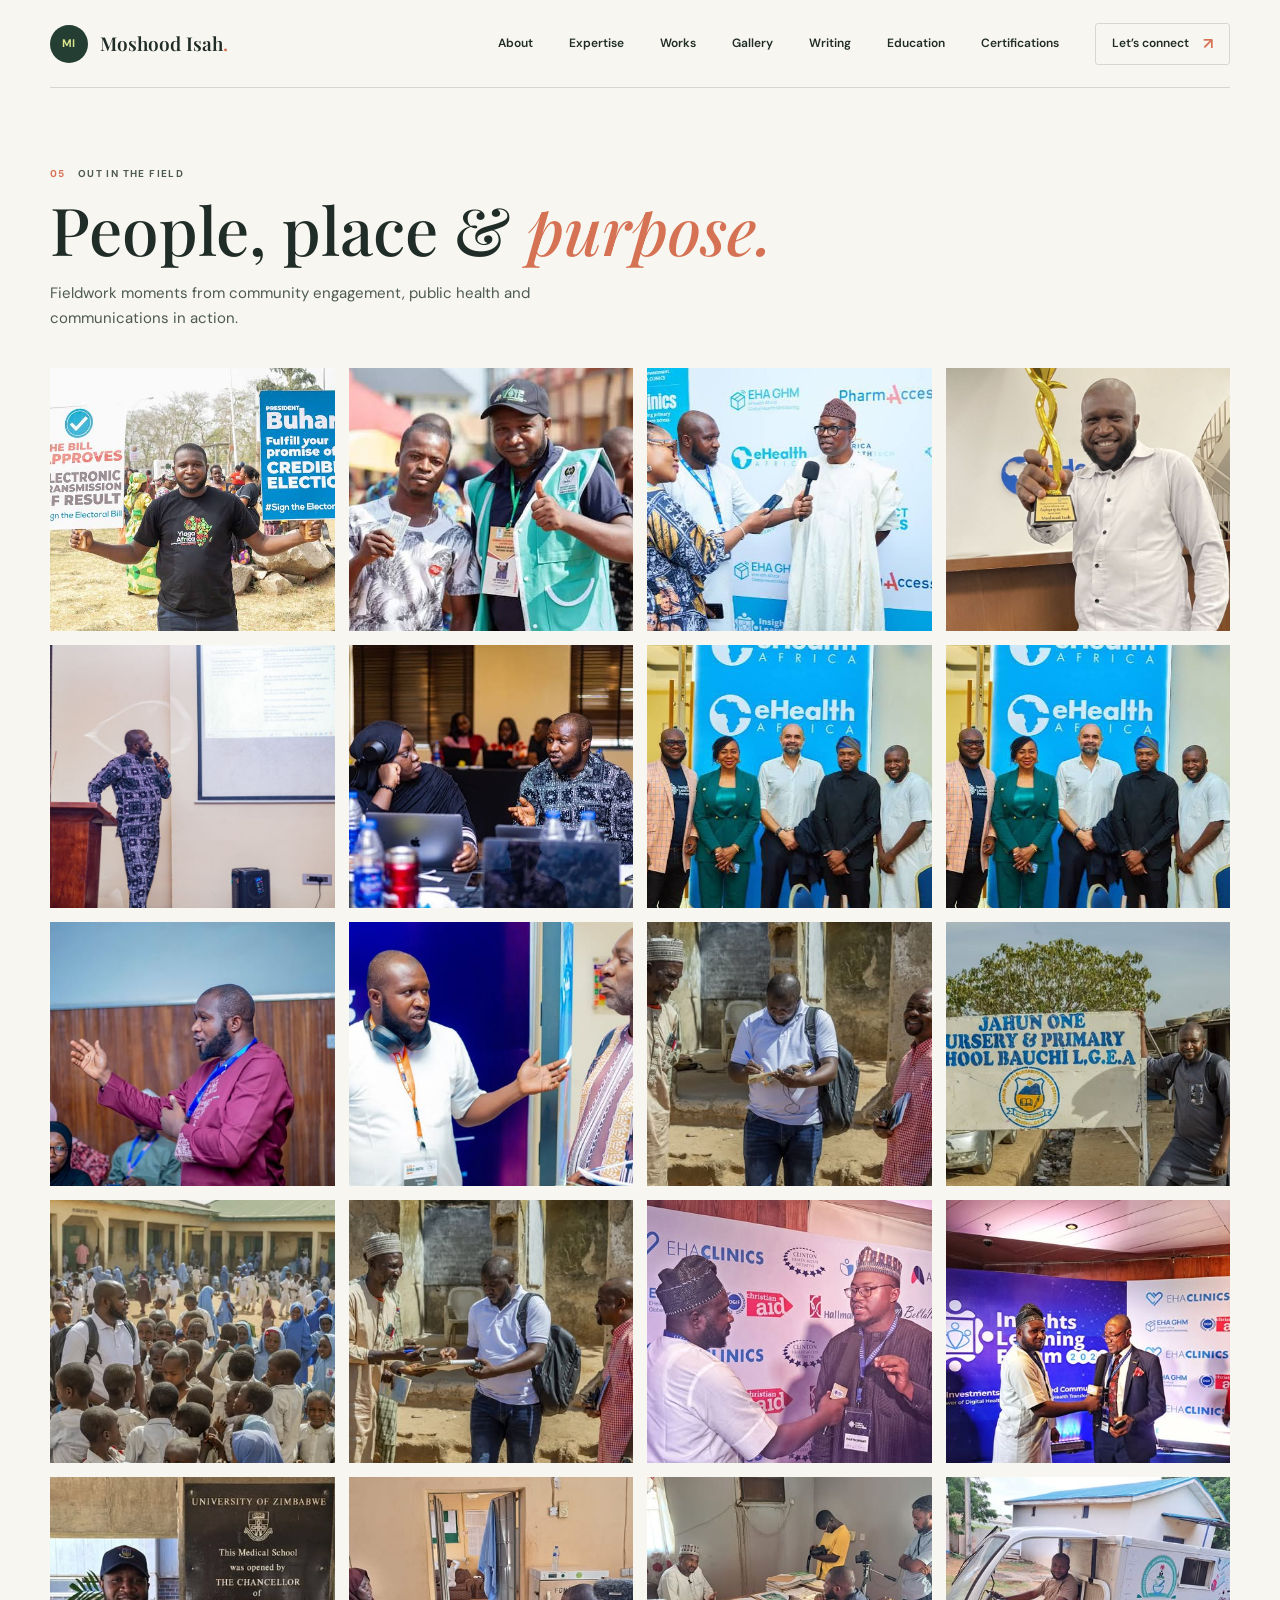
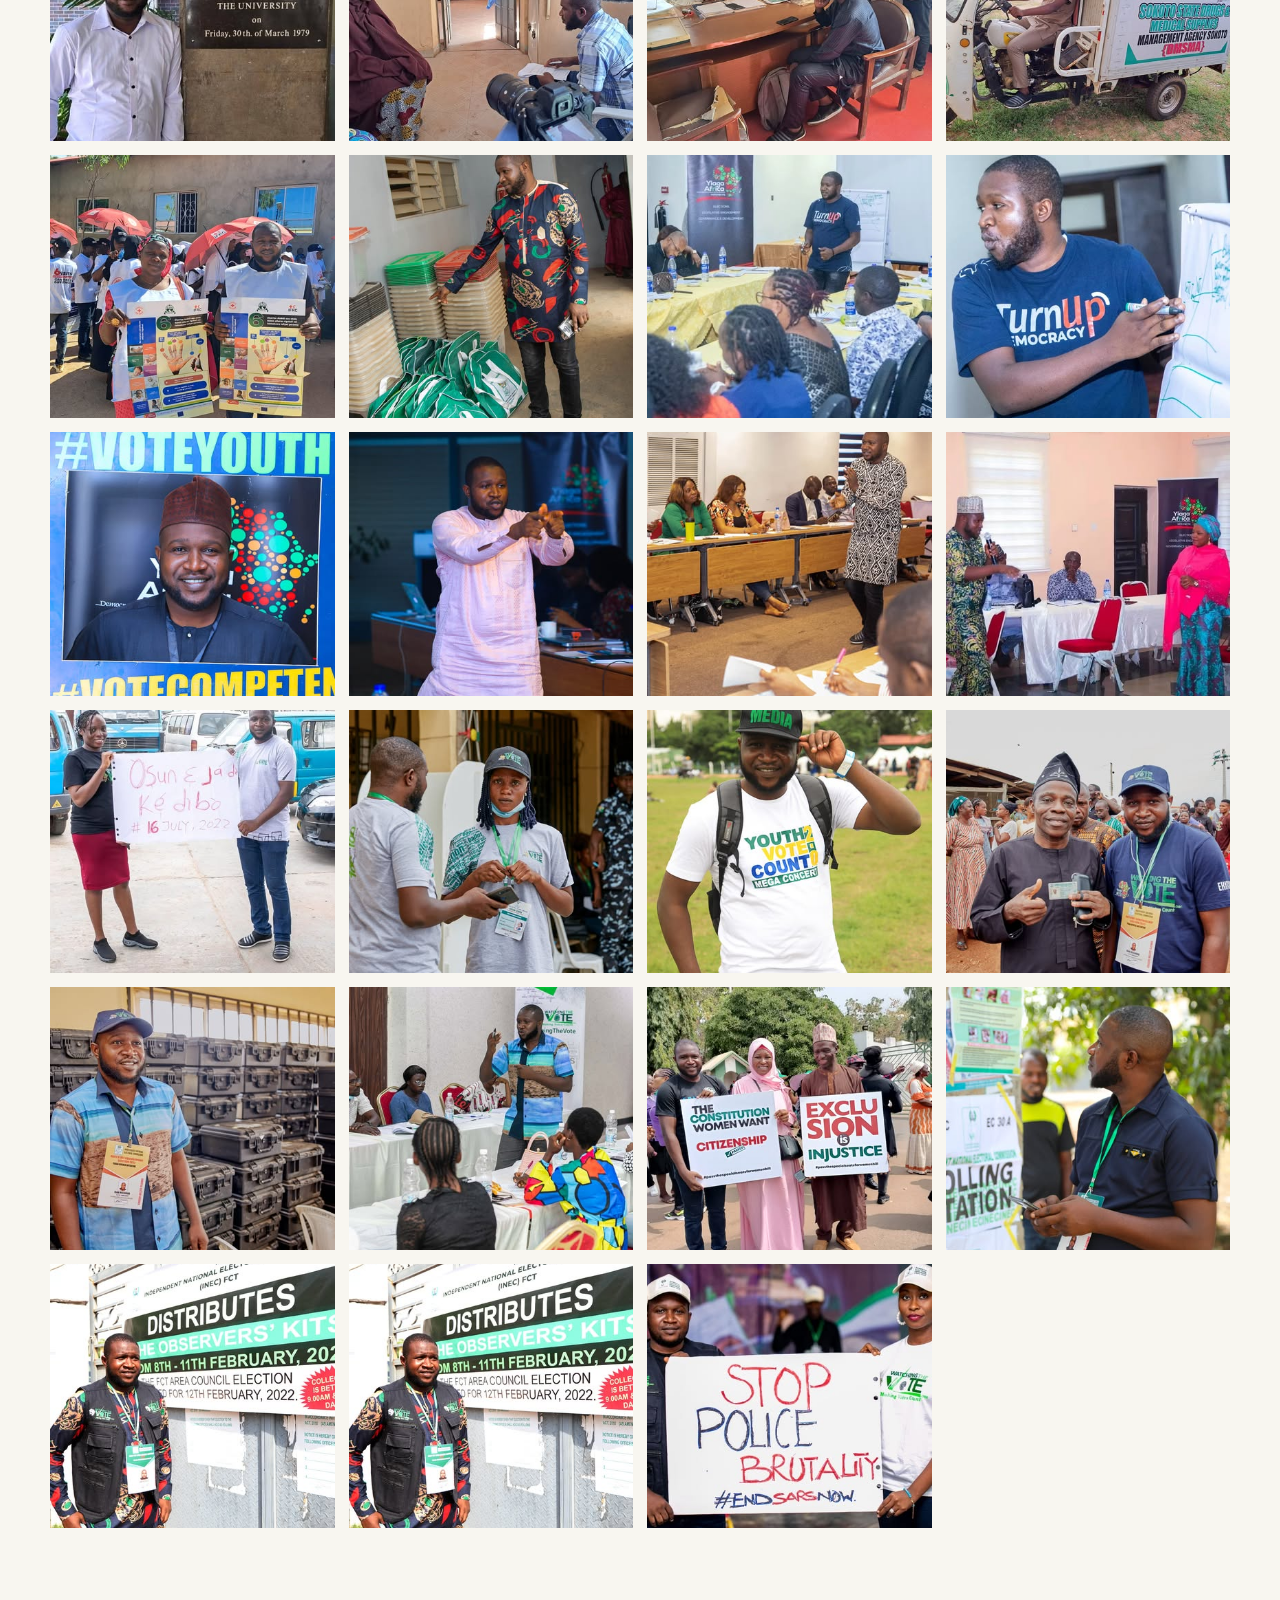
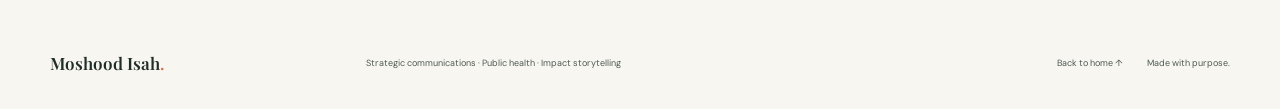
<file: gallery.html>
<!doctype html>
<html lang="en">
  <head>
    <meta charset="utf-8" />
    <meta name="viewport" content="width=device-width, initial-scale=1" />
    <meta name="theme-color" content="#f8f6f0" />
    <meta
      name="description"
      content="Fieldwork moments from community engagement, public health and communications in action."
    />
    <title>Fieldwork Gallery — Moshood Isah</title>
    <link rel="preconnect" href="https://fonts.googleapis.com" />
    <link rel="preconnect" href="https://fonts.gstatic.com" crossorigin />
    <link
      href="https://fonts.googleapis.com/css2?family=DM+Sans:wght@400;500;600;700&family=Playfair+Display:wght@500;600;700&display=swap"
      rel="stylesheet"
    />
    <link rel="stylesheet" href="styles.css" />
    <script src="script.js" defer></script>
  </head>
  <body>
    <a class="skip-link" href="#main">Skip to content</a>

    <header class="site-header">
      <a class="brand" href="index.html" aria-label="Moshood Isah, home">
        <span class="brand-mark">MI</span>
        <span class="brand-name"
          >Moshood Isah<span class="brand-period">.</span></span
        >
      </a>
      <button
        class="menu-toggle"
        type="button"
        aria-expanded="false"
        aria-controls="site-nav"
        aria-label="Open navigation"
      >
        <span></span>
        <span></span>
      </button>
      <nav class="site-nav" id="site-nav" aria-label="Main navigation">
        <a href="index.html#about">About</a>
        <a href="index.html#expertise">Expertise</a>
        <a href="index.html#work">Works</a>
        <a href="gallery.html" aria-current="page">Gallery</a>
        <a href="index.html#articles">Writing</a>
        <a href="index.html#education">Education</a>
        <a href="index.html#certifications">Certifications</a>
        <a href="index.html#contact" class="nav-cta"
          >Let’s connect <span aria-hidden="true">↗</span></a
        >
      </nav>
    </header>

    <main id="main" class="gallery-page-main section-shell">
      <div class="gallery-page-heading">
        <p class="section-kicker"><span>05</span> Out in the field</p>
        <h1>People, place &amp; <em>purpose.</em></h1>
        <p>
          Fieldwork moments from community engagement, public health and
          communications in action.
        </p>
      </div>
      <div class="gallery-grid" id="gallery-grid" aria-label="Field work photos">
        <noscript>
          <p>Enable JavaScript to view the field work gallery.</p>
        </noscript>
      </div>
    </main>

    <footer class="site-footer section-shell">
      <a class="footer-brand" href="index.html"
        >Moshood Isah<span>.</span></a
      >
      <p>Strategic communications · Public health · Impact storytelling</p>
      <a href="index.html" class="back-to-top">Back to home ↑</a>
      <span class="footer-credit">Made with purpose.</span>
    </footer>
  </body>
</html>
</file>
<file: styles.css>
:root {
  color-scheme: light;
  --paper: #f8f6f0;
  --paper-deep: #f0ede4;
  --ink: #202c27;
  --ink-soft: #4d5a53;
  --forest: #243e33;
  --forest-dark: #1c3128;
  --moss: #a5ae8b;
  --lime: #dce58c;
  --clay: #d67254;
  --orange: #e3aa75;
  --line: rgba(32, 44, 39, 0.15);
  --font-body: "DM Sans", Arial, sans-serif;
  --font-display: "Playfair Display", Georgia, serif;
  --page-width: 1200px;
}

* {
  box-sizing: border-box;
}

html {
  scroll-behavior: smooth;
  scroll-padding-top: 88px;
}

body {
  margin: 0;
  background: var(--paper);
  color: var(--ink);
  font-family: var(--font-body);
  font-size: 15px;
  line-height: 1.7;
  -webkit-font-smoothing: antialiased;
}

body.nav-open {
  overflow: hidden;
}

a {
  color: inherit;
}

a:focus-visible,
button:focus-visible,
.article-collection > summary:focus-visible {
  outline: 3px solid var(--clay);
  outline-offset: 4px;
}

::selection {
  background: var(--lime);
  color: var(--forest-dark);
}

.skip-link {
  position: fixed;
  z-index: 20;
  top: 12px;
  left: 12px;
  padding: 10px 16px;
  transform: translateY(-160%);
  background: white;
  color: var(--ink);
}

.skip-link:focus {
  transform: translateY(0);
}

.section-shell,
.site-header {
  width: min(calc(100% - 100px), var(--page-width));
  margin-inline: auto;
}

.site-header {
  position: relative;
  z-index: 5;
  display: flex;
  min-height: 88px;
  align-items: center;
  justify-content: space-between;
  border-bottom: 1px solid var(--line);
}

.brand {
  display: inline-flex;
  align-items: center;
  gap: 12px;
  color: var(--ink);
  text-decoration: none;
}

.brand-mark {
  display: grid;
  width: 38px;
  height: 38px;
  place-items: center;
  border-radius: 50%;
  background: var(--forest);
  color: var(--lime);
  font-size: 11px;
  font-weight: 700;
  letter-spacing: 0.04em;
}

.brand-name,
.footer-brand {
  font-family: var(--font-display);
  font-size: 19px;
  font-weight: 600;
}

.brand-period,
.footer-brand span {
  color: var(--clay);
}

.site-nav {
  display: flex;
  align-items: center;
  gap: 36px;
}

.site-nav a {
  font-size: 12px;
  font-weight: 600;
  text-decoration: none;
  transition: color 180ms ease;
}

.site-nav a:hover,
.text-link:hover,
.back-to-top:hover {
  color: var(--clay);
}

.site-nav .nav-cta {
  display: inline-flex;
  min-height: 42px;
  align-items: center;
  gap: 14px;
  padding: 0 16px;
  border: 1px solid var(--line);
  border-radius: 3px;
}

.nav-cta span {
  color: var(--clay);
  font-size: 16px;
}

.menu-toggle {
  display: none;
}

.hero {
  position: relative;
  display: grid;
  min-height: 680px;
  grid-template-columns: 1.12fr 0.88fr;
  align-items: center;
  padding-top: 56px;
  padding-bottom: 98px;
}

.hero-copy {
  position: relative;
  z-index: 2;
  padding-top: 5px;
}

.eyebrow,
.section-kicker,
.hero-specialty,
.hero-bottomline,
.credential-label {
  font-size: 10px;
  font-weight: 700;
  letter-spacing: 0.14em;
  line-height: 1.5;
  text-transform: uppercase;
}

.eyebrow {
  display: flex;
  align-items: center;
  gap: 11px;
  margin: 0 0 25px;
  color: var(--ink-soft);
}

.eyebrow-dot {
  width: 7px;
  height: 7px;
  border-radius: 50%;
  background: var(--clay);
}

.hero h1,
.section-heading h2,
.intro-content h2,
.impact-heading h2,
.profile-block h2,
.contact-inner h2 {
  margin: 0;
  font-family: var(--font-display);
  font-size: clamp(50px, 6.3vw, 80px);
  font-weight: 500;
  letter-spacing: -0.065em;
  line-height: 0.99;
}

.hero h1 em,
.section-heading h2 em,
.intro-content h2 em,
.impact-heading h2 em,
.profile-block h2 em,
.contact-inner h2 em {
  color: var(--clay);
  font-weight: 500;
}

.hero-name {
  margin: 26px 0 4px;
  font-size: 13px;
  font-weight: 700;
  letter-spacing: 0.03em;
}

.hero-specialty {
  margin: 0;
  color: var(--ink-soft);
  font-size: 9px;
  letter-spacing: 0.105em;
}

.hero-specialty span {
  margin-inline: 3px;
  color: var(--clay);
}

.hero-intro {
  max-width: 478px;
  margin: 23px 0 25px;
  color: var(--ink-soft);
  font-size: 14px;
  line-height: 1.85;
}

.hero-actions {
  display: flex;
  flex-wrap: wrap;
  align-items: center;
  gap: 24px;
}

.button {
  display: inline-flex;
  min-height: 48px;
  align-items: center;
  justify-content: center;
  gap: 24px;
  padding: 0 20px;
  border: 1px solid transparent;
  border-radius: 2px;
  font-size: 12px;
  font-weight: 600;
  text-decoration: none;
  transition: background 180ms ease, color 180ms ease, border-color 180ms ease;
}

.button-dark {
  background: var(--forest);
  color: white;
}

.button-dark:hover {
  background: var(--forest-dark);
}

.button span {
  font-size: 17px;
}

.text-link {
  display: inline-flex;
  align-items: center;
  gap: 9px;
  font-size: 12px;
  font-weight: 600;
  text-decoration: none;
  transition: color 180ms ease;
}

.text-link span {
  color: var(--clay);
  font-size: 17px;
}

.hero-note {
  display: flex;
  align-items: center;
  gap: 12px;
  margin-top: 61px;
  color: var(--ink-soft);
  font-family: var(--font-display);
  font-size: 13px;
  font-style: italic;
}

.note-line {
  width: 34px;
  height: 1px;
  background: var(--clay);
}

.hero-art {
  position: relative;
  width: min(100%, 475px);
  height: 455px;
  justify-self: end;
  overflow: hidden;
  background: white;
}

.hero-portrait {
  display: block;
  width: 100%;
  height: 100%;
  object-fit: cover;
  object-position: center top;
}

.experience-stamp {
  position: absolute;
  right: 25px;
  bottom: 29px;
  display: flex;
  min-width: 186px;
  align-items: center;
  gap: 12px;
  padding: 13px 16px;
  background: var(--lime);
  color: var(--forest-dark);
}

.stamp-number {
  font-family: var(--font-display);
  font-size: 45px;
  font-weight: 600;
  letter-spacing: -0.07em;
  line-height: 1;
}

.stamp-number span {
  color: var(--clay);
  font-size: 25px;
}

.stamp-label {
  font-size: 10px;
  font-weight: 600;
  line-height: 1.4;
}

.hero-bottomline {
  position: absolute;
  right: 0;
  bottom: 26px;
  left: 0;
  display: flex;
  justify-content: space-between;
  color: var(--ink-soft);
  font-size: 9px;
  letter-spacing: 0.11em;
}

.hero-bottomline a {
  text-decoration: none;
}

.hero-bottomline a span {
  margin-left: 8px;
  color: var(--clay);
  font-size: 15px;
}

.intro-section {
  padding-top: 108px;
  padding-bottom: 116px;
  border-top: 1px solid var(--line);
}

.section-kicker {
  display: flex;
  align-items: center;
  gap: 12px;
  color: var(--ink-soft);
}

.section-kicker > span {
  color: var(--clay);
}

.intro-content {
  display: grid;
  grid-template-columns: 0.95fr 1.05fr;
  gap: 95px;
  margin-top: 35px;
}

.intro-content h2 {
  font-size: clamp(43px, 5vw, 61px);
  line-height: 1.1;
}

.intro-body p,
.profile-block > p {
  margin: 0 0 18px;
  color: var(--ink-soft);
  font-size: 13px;
  line-height: 1.9;
}

.intro-link {
  margin-top: 4px;
}

.expertise-section {
  padding-top: 92px;
  padding-bottom: 108px;
  border-top: 1px solid var(--line);
}

.section-heading {
  display: flex;
  align-items: end;
  justify-content: space-between;
  gap: 42px;
  margin-bottom: 42px;
}

.section-heading h2 {
  margin-top: 20px;
  font-size: clamp(42px, 5vw, 59px);
  line-height: 1.1;
}

.section-heading > p {
  max-width: 312px;
  margin: 0 0 5px;
  color: var(--ink-soft);
  font-size: 12px;
  line-height: 1.8;
}

.expertise-grid {
  display: grid;
  grid-template-columns: repeat(3, minmax(0, 1fr));
  border-top: 1px solid var(--line);
  border-left: 1px solid var(--line);
}

.expertise-card {
  position: relative;
  min-height: 218px;
  padding: 27px 26px 25px;
  border-right: 1px solid var(--line);
  border-bottom: 1px solid var(--line);
  transition: background 180ms ease;
}

.expertise-card:hover {
  background: #f2f0e8;
}

.card-number {
  color: var(--clay);
  font-size: 10px;
  font-weight: 700;
  letter-spacing: 0.09em;
}

.card-icon {
  float: right;
  color: var(--forest);
  font-size: 23px;
  line-height: 1;
}

.expertise-card h3 {
  margin: 36px 0 8px;
  font-family: var(--font-display);
  font-size: 20px;
  font-weight: 600;
  letter-spacing: -0.025em;
}

.expertise-card p {
  max-width: 300px;
  margin: 0;
  color: var(--ink-soft);
  font-size: 11px;
  line-height: 1.8;
}

.impact-section {
  overflow: hidden;
  background: var(--forest);
  color: var(--paper);
}

.impact-inner {
  position: relative;
  display: grid;
  min-height: 460px;
  grid-template-columns: 1fr 0.82fr;
  align-items: center;
  gap: 90px;
  padding-top: 78px;
  padding-bottom: 78px;
}

.section-kicker-light {
  color: rgba(248, 246, 240, 0.72);
}

.impact-heading h2 {
  margin-top: 25px;
  font-size: clamp(46px, 5vw, 62px);
}

.impact-heading h2 em {
  color: var(--lime);
}

.impact-heading > p {
  max-width: 375px;
  margin: 19px 0 0;
  color: rgba(248, 246, 240, 0.75);
  font-size: 12px;
  line-height: 1.9;
}

.impact-list {
  position: relative;
  z-index: 1;
}

.impact-item {
  display: grid;
  grid-template-columns: 34px 1fr;
  gap: 14px;
  padding: 21px 0;
  border-bottom: 1px solid rgba(248, 246, 240, 0.2);
}

.impact-item:first-child {
  border-top: 1px solid rgba(248, 246, 240, 0.2);
}

.impact-item > span {
  padding-top: 5px;
  color: var(--lime);
  font-size: 9px;
  font-weight: 700;
}

.impact-item h3 {
  margin: 0;
  font-family: var(--font-display);
  font-size: 17px;
  font-weight: 500;
}

.impact-item p {
  margin: 5px 0 0;
  color: rgba(248, 246, 240, 0.7);
  font-size: 10px;
  line-height: 1.7;
}

.impact-decoration {
  position: absolute;
  right: 3%;
  bottom: -128px;
  color: rgba(220, 229, 140, 0.055);
  font-family: var(--font-display);
  font-size: 430px;
  line-height: 1;
  pointer-events: none;
}

.work-section {
  padding-top: 88px;
  padding-bottom: 88px;
}

.work-heading {
  margin-bottom: 30px;
}

.article-collection {
  border-top: 1px solid var(--line);
}

.work-heading + .article-collection {
  margin-top: 30px;
}

.article-collection > summary {
  display: flex;
  align-items: center;
  gap: 16px;
  padding: 17px 0;
  cursor: pointer;
  list-style: none;
}

.article-category-image {
  display: block;
  width: 112px;
  height: 72px;
  flex: 0 0 auto;
  border-radius: 2px;
  background: var(--paper-deep);
  object-fit: cover;
  object-position: center;
}

.article-collection > summary h3 {
  flex: 1;
}

.article-collection > summary::-webkit-details-marker {
  display: none;
}

.article-collection > summary::after {
  flex: 0 0 auto;
  margin-left: auto;
  color: var(--clay);
  content: "+";
  font-size: 21px;
  line-height: 1;
}

.article-collection[open] > summary::after {
  content: "−";
}

.article-collection h3 {
  margin: 0;
  font-family: var(--font-display);
  font-size: clamp(18px, 2vw, 21px);
  font-weight: 600;
  letter-spacing: -0.035em;
}

.article-list {
  display: grid;
  grid-template-columns: repeat(2, minmax(0, 1fr));
  gap: 0 28px;
  margin: 0;
  padding: 0;
  border-top: 1px solid var(--line);
  list-style: none;
}

.article-list li {
  border-bottom: 1px solid var(--line);
}

.article-list a {
  display: flex;
  min-height: 56px;
  align-items: center;
  justify-content: space-between;
  gap: 16px;
  padding: 11px 0;
  font-size: 13px;
  font-weight: 600;
  line-height: 1.6;
  text-decoration: none;
  transition: color 180ms ease;
}

.article-list a:hover {
  color: var(--clay);
}

.article-list a span {
  flex: 0 0 auto;
  color: var(--clay);
  font-size: 16px;
}

.profile-section {
  display: grid;
  grid-template-columns: 1.05fr 0.75fr;
  gap: 100px;
  padding-top: 80px;
  padding-bottom: 90px;
  border-top: 1px solid var(--line);
}

.profile-block h2 {
  margin-top: 22px;
  font-size: clamp(39px, 4.3vw, 51px);
  line-height: 1.09;
}

.profile-block > p {
  max-width: 540px;
  margin-top: 20px;
}

.credentials-block {
  align-self: center;
}

.credential-item {
  display: grid;
  grid-template-columns: 27px 1fr;
  gap: 12px;
  padding: 17px 0;
  border-bottom: 1px solid var(--line);
}

.credential-item:first-child {
  border-top: 1px solid var(--line);
}

.credential-symbol {
  color: var(--clay);
  font-size: 16px;
}

.credential-label {
  color: var(--ink-soft);
  font-size: 8px;
}

.credential-item p {
  margin: 4px 0 0;
  font-family: var(--font-display);
  font-size: 16px;
  line-height: 1.35;
}

.credential-tools {
  display: flex;
  flex-wrap: wrap;
  gap: 7px;
  margin: 9px 0 0;
  padding: 0;
  list-style: none;
}

.credential-tools li {
  padding: 4px 9px;
  border: 1px solid var(--line);
  border-radius: 2px;
  color: var(--ink-soft);
  font-size: 10px;
  line-height: 1.5;
}

.button-outline {
  margin-top: 21px;
  border-color: var(--forest);
  color: var(--forest);
}

.button-outline:hover {
  background: var(--forest);
  color: white;
}

.contact-section {
  overflow: hidden;
  background: var(--forest-dark);
  color: var(--paper);
}

.contact-inner {
  position: relative;
  min-height: 410px;
  padding-top: 69px;
  padding-bottom: 65px;
}

.contact-inner h2 {
  margin-top: 20px;
  font-size: clamp(58px, 7vw, 83px);
}

.contact-inner h2 em {
  color: var(--lime);
}

.contact-inner > p {
  max-width: 445px;
  margin: 15px 0 21px;
  color: rgba(248, 246, 240, 0.78);
  font-size: 12px;
  line-height: 1.8;
}

.button-light {
  background: var(--lime);
  color: var(--forest-dark);
}

.button-light:hover {
  background: var(--paper);
}

.contact-actions {
  display: flex;
  flex-wrap: wrap;
  gap: 12px;
}

.button-outline-light {
  border-color: rgba(248, 246, 240, 0.65);
  color: var(--paper);
}

.button-outline-light:hover {
  background: var(--paper);
  color: var(--forest-dark);
}

.contact-flower {
  position: absolute;
  top: 50%;
  right: 7%;
  color: var(--clay);
  font-size: clamp(175px, 29vw, 340px);
  line-height: 1;
  opacity: 0.85;
  transform: translateY(-50%);
}

.site-footer {
  display: grid;
  min-height: 91px;
  grid-template-columns: 0.7fr 1.6fr auto auto;
  align-items: center;
  gap: 24px;
}

.footer-brand {
  font-size: 17px;
  text-decoration: none;
}

.site-footer p,
.back-to-top,
.footer-credit {
  color: var(--ink-soft);
  font-size: 9px;
}

.site-footer p {
  margin: 0;
}

.back-to-top {
  text-decoration: none;
  transition: color 180ms ease;
}

.footer-credit {
  text-align: right;
}

@media (min-width: 1400px) {
  .hero {
    min-height: 740px;
  }

  .hero-art {
    width: 500px;
    height: 495px;
  }
}

@media (max-width: 950px) {
  .section-shell,
  .site-header {
    width: min(calc(100% - 56px), var(--page-width));
  }

  .site-nav {
    gap: 23px;
  }

  .hero {
    min-height: 605px;
    grid-template-columns: 1.08fr 0.92fr;
    gap: 16px;
  }

  .hero-art {
    height: 393px;
  }

  .hero h1 {
    font-size: clamp(49px, 7vw, 66px);
  }

  .intro-content,
  .profile-section {
    gap: 52px;
  }

  .impact-inner {
    gap: 48px;
  }

}

@media (max-width: 680px) {
  html {
    scroll-padding-top: 70px;
  }

  .section-shell,
  .site-header {
    width: min(calc(100% - 40px), var(--page-width));
  }

  .site-header {
    min-height: 70px;
  }

  .brand-mark {
    width: 34px;
    height: 34px;
  }

  .brand-name {
    font-size: 17px;
  }

  .menu-toggle {
    position: relative;
    z-index: 7;
    display: grid;
    width: 42px;
    height: 42px;
    align-content: center;
    justify-items: center;
    gap: 6px;
    border: 1px solid var(--line);
    border-radius: 2px;
    background: transparent;
    cursor: pointer;
  }

  .menu-toggle span {
    width: 17px;
    height: 1px;
    background: var(--ink);
    transition: transform 180ms ease;
  }

  .menu-toggle[aria-expanded="true"] span:first-child {
    transform: translateY(3.5px) rotate(45deg);
  }

  .menu-toggle[aria-expanded="true"] span:last-child {
    transform: translateY(-3.5px) rotate(-45deg);
  }

  .site-nav {
    position: fixed;
    z-index: 6;
    inset: 0;
    display: flex;
    flex-direction: column;
    align-items: stretch;
    justify-content: center;
    gap: 10px;
    padding: 85px 40px 55px;
    background: var(--paper);
    opacity: 0;
    pointer-events: none;
    transform: translateY(-8px);
    transition: opacity 180ms ease, transform 180ms ease;
  }

  .site-nav.is-open {
    opacity: 1;
    pointer-events: auto;
    transform: translateY(0);
  }

  .site-nav > a {
    padding: 12px 0;
    font-family: var(--font-display);
    font-size: 27px;
  }

  .site-nav .nav-cta {
    align-self: flex-start;
    margin-top: 9px;
    padding: 4px 14px;
    font-family: var(--font-body);
    font-size: 15px;
  }

  .hero {
    min-height: auto;
    grid-template-columns: 1fr;
    gap: 38px;
    padding-top: 53px;
    padding-bottom: 84px;
  }

  .hero h1 {
    font-size: clamp(52px, 12.7vw, 76px);
  }

  .hero-specialty {
    max-width: 355px;
    font-size: 8px;
    line-height: 1.9;
  }

  .hero-intro {
    max-width: 450px;
    font-size: 13px;
  }

  .hero-note {
    margin-top: 33px;
  }

  .hero-art {
    width: 100%;
    height: min(90vw, 430px);
    justify-self: stretch;
  }

  .experience-stamp {
    right: 15px;
    bottom: 20px;
  }

  .hero-bottomline {
    bottom: 25px;
    font-size: 8px;
  }

  .intro-section,
  .expertise-section,
  .work-section {
    padding-top: 72px;
    padding-bottom: 78px;
  }

  .intro-content {
    grid-template-columns: 1fr;
    gap: 22px;
    margin-top: 27px;
  }

  .intro-content h2 {
    font-size: clamp(43px, 10vw, 57px);
  }

  .section-heading {
    display: block;
    margin-bottom: 30px;
  }

  .section-heading h2 {
    font-size: clamp(39px, 9vw, 54px);
  }

  .section-heading > p {
    max-width: 400px;
    margin-top: 14px;
  }

  .expertise-grid {
    grid-template-columns: repeat(2, minmax(0, 1fr));
  }

  .expertise-card {
    min-height: 198px;
    padding: 19px 16px;
  }

  .expertise-card h3 {
    margin-top: 28px;
    font-size: 18px;
  }

  .expertise-card p {
    font-size: 10px;
  }

  .impact-inner {
    grid-template-columns: 1fr;
    gap: 33px;
    padding-top: 70px;
    padding-bottom: 70px;
  }

  .impact-heading h2 {
    font-size: clamp(44px, 10vw, 58px);
  }

  .impact-decoration {
    right: -8%;
    bottom: -73px;
    font-size: 295px;
  }

  .article-list {
    grid-template-columns: 1fr;
  }

  .article-collection > summary {
    gap: 13px;
  }

  .article-category-image {
    width: 84px;
    height: 64px;
  }

  .profile-section {
    grid-template-columns: 1fr;
    gap: 35px;
    padding-top: 69px;
    padding-bottom: 73px;
  }

  .profile-block h2 {
    font-size: clamp(38px, 9vw, 49px);
  }

  .contact-inner {
    min-height: 385px;
    padding-top: 64px;
    padding-bottom: 60px;
  }

  .contact-inner h2 {
    font-size: clamp(60px, 14vw, 78px);
  }

  .contact-flower {
    top: 32%;
    right: -2%;
    font-size: 160px;
    opacity: 0.48;
  }

  .contact-inner > *:not(.contact-flower) {
    position: relative;
    z-index: 1;
  }

  .site-footer {
    min-height: auto;
    grid-template-columns: 1fr auto;
    gap: 9px 14px;
    padding-top: 22px;
    padding-bottom: 24px;
  }

  .footer-brand {
    grid-column: 1;
  }

  .site-footer p {
    grid-row: 2;
    grid-column: 1 / -1;
  }

  .back-to-top {
    grid-row: 1;
    grid-column: 2;
    text-align: right;
  }

  .footer-credit {
    display: none;
  }
}

@media (max-width: 390px) {
  .section-shell,
  .site-header {
    width: calc(100% - 32px);
  }

  .hero-specialty span {
    margin-inline: 1px;
  }

  .hero-actions {
    gap: 17px;
  }

  .hero-actions .button {
    gap: 11px;
    padding-inline: 13px;
    font-size: 11px;
  }

  .hero-actions .text-link {
    font-size: 11px;
  }

  .expertise-card {
    padding-inline: 13px;
  }
}

@media (prefers-reduced-motion: reduce) {
  *,
  *::before,
  *::after {
    scroll-behavior: auto !important;
    transition-duration: 0.01ms !important;
    animation-duration: 0.01ms !important;
    animation-iteration-count: 1 !important;
  }
}

.gallery-section {
  padding-top: 88px;
  padding-bottom: 92px;
  border-top: 1px solid var(--line);
}

.project-grid {
  display: grid;
  grid-template-columns: repeat(3, minmax(0, 1fr));
  gap: 18px;
}

.project-card {
  min-width: 0;
  border: 1px solid var(--line);
  background: rgba(255, 255, 255, 0.24);
}

.project-card > a {
  display: block;
  height: 100%;
  padding: 1px 22px 0;
  color: inherit;
  text-decoration: none;
}

.project-card > a:hover h3,
.project-link {
  color: var(--clay);
}

.project-category {
  margin-top: 20px;
  color: var(--clay);
  font-size: 9px;
  font-weight: 700;
  letter-spacing: 0.12em;
  text-transform: uppercase;
}

.project-card h3 {
  margin-top: 7px;
  margin-bottom: 8px;
  font-family: var(--font-display);
  font-size: 21px;
  font-weight: 600;
  line-height: 1.25;
}

.project-description {
  min-height: 58px;
  color: var(--ink-soft);
  font-size: 11px;
  line-height: 1.8;
}

.project-link {
  display: inline-block;
  margin-top: 8px;
  margin-bottom: 22px;
  font-size: 11px;
  font-weight: 700;
}

.gallery-grid {
  display: grid;
  grid-template-columns: repeat(4, minmax(0, 1fr));
  gap: 14px;
}

.gallery-slideshow {
  max-width: 760px;
  margin: 0 auto;
}

.gallery-slide {
  margin: 0;
  background: var(--paper-deep);
}

.gallery-slide img {
  display: block;
  width: 100%;
  aspect-ratio: 1.65;
  object-fit: cover;
  object-position: center 38%;
}

.gallery-slide img.is-portrait {
  object-fit: contain;
  object-position: center;
}

.gallery-slide figcaption {
  padding: 10px 14px;
  color: var(--ink-soft);
  font-size: 11px;
}

.gallery-controls {
  display: flex;
  align-items: center;
  justify-content: space-between;
  margin-top: 12px;
}

.gallery-slide-buttons {
  display: flex;
  gap: 8px;
}

.gallery-slide-buttons button {
  display: grid;
  width: 42px;
  height: 42px;
  place-items: center;
  border: 1px solid var(--line);
  border-radius: 50%;
  background: transparent;
  color: var(--ink);
  font-size: 18px;
  cursor: pointer;
}

.gallery-slide-buttons button:hover {
  border-color: var(--forest);
  background: var(--forest);
  color: var(--paper);
}

.gallery-more {
  display: flex;
  justify-content: center;
  margin-top: 30px;
}

.gallery-page-main {
  padding-top: 68px;
  padding-bottom: 90px;
}

.gallery-page-heading {
  margin-bottom: 36px;
}

.gallery-page-heading h1 {
  margin: 12px 0;
  font-family: var(--font-display);
  font-size: clamp(38px, 6vw, 66px);
  font-weight: 500;
  line-height: 1.1;
}

.gallery-page-heading h1 em {
  color: var(--clay);
  font-weight: 500;
}

.gallery-page-heading > p:last-child {
  max-width: 540px;
  color: var(--ink-soft);
}

.gallery-grid {
  scroll-margin-top: 28px;
}

.gallery-card {
  min-width: 0;
  margin: 0;
  background: var(--paper-deep);
}

.gallery-card img {
  display: block;
  width: 100%;
  aspect-ratio: 1.08;
  object-fit: cover;
}

.gallery-card-face img {
  object-position: center 12%;
}

.gallery-card figcaption {
  padding: 9px 11px;
  color: var(--ink-soft);
  font-size: 9px;
  line-height: 1.5;
}

.article-archive {
  border-top: 1px solid var(--line);
}

@media (max-width: 950px) {
  .project-grid {
    grid-template-columns: repeat(2, minmax(0, 1fr));
  }

  .gallery-grid {
    grid-template-columns: repeat(3, minmax(0, 1fr));
  }
}

@media (max-width: 800px) {
  .menu-toggle {
    position: relative;
    z-index: 7;
    display: grid;
    width: 42px;
    height: 42px;
    align-content: center;
    justify-items: center;
    gap: 6px;
    border: 1px solid var(--line);
    border-radius: 2px;
    background: transparent;
    cursor: pointer;
  }

  .menu-toggle span {
    width: 17px;
    height: 1px;
    background: var(--ink);
    transition: transform 180ms ease;
  }

  .menu-toggle[aria-expanded="true"] span:first-child {
    transform: translateY(3.5px) rotate(45deg);
  }

  .menu-toggle[aria-expanded="true"] span:last-child {
    transform: translateY(-3.5px) rotate(-45deg);
  }

  .site-nav {
    position: fixed;
    z-index: 6;
    inset: 0;
    display: flex;
    flex-direction: column;
    align-items: stretch;
    justify-content: center;
    gap: 10px;
    padding: 85px 40px 55px;
    background: var(--paper);
    opacity: 0;
    pointer-events: none;
    transform: translateY(-8px);
    transition: opacity 180ms ease, transform 180ms ease;
  }

  .site-nav.is-open {
    opacity: 1;
    pointer-events: auto;
    transform: translateY(0);
  }

  .site-nav > a {
    padding: 10px 0;
    font-family: var(--font-display);
    font-size: 24px;
  }

  .site-nav .nav-cta {
    align-self: flex-start;
    margin-top: 9px;
    padding: 4px 14px;
    font-family: var(--font-body);
    font-size: 15px;
  }
}

@media (max-width: 680px) {
  .gallery-section {
    padding-top: 72px;
    padding-bottom: 78px;
  }

  .project-grid {
    grid-template-columns: 1fr;
  }

  .gallery-grid {
    grid-template-columns: repeat(2, minmax(0, 1fr));
    gap: 10px;
  }

  .gallery-page-main {
    padding-top: 52px;
    padding-bottom: 68px;
  }

  .project-description {
    min-height: 0;
  }
}
</file>
